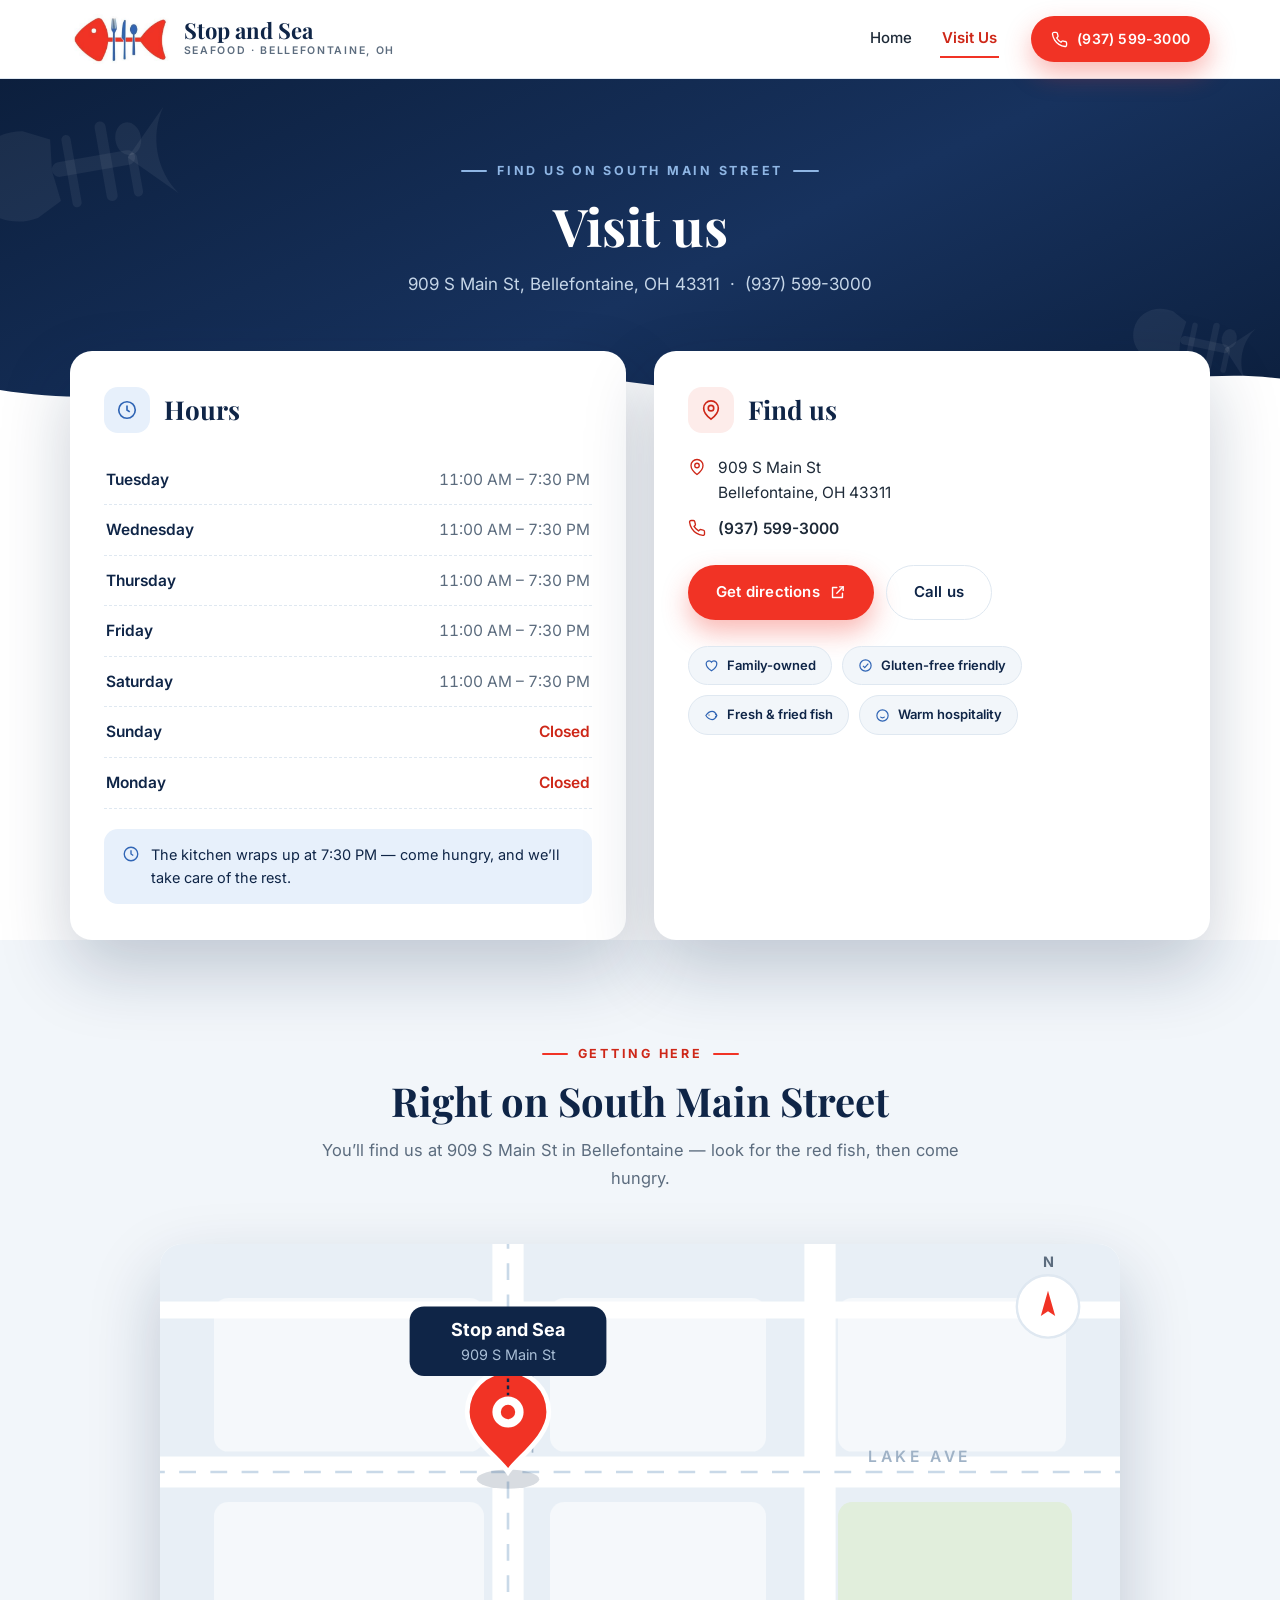
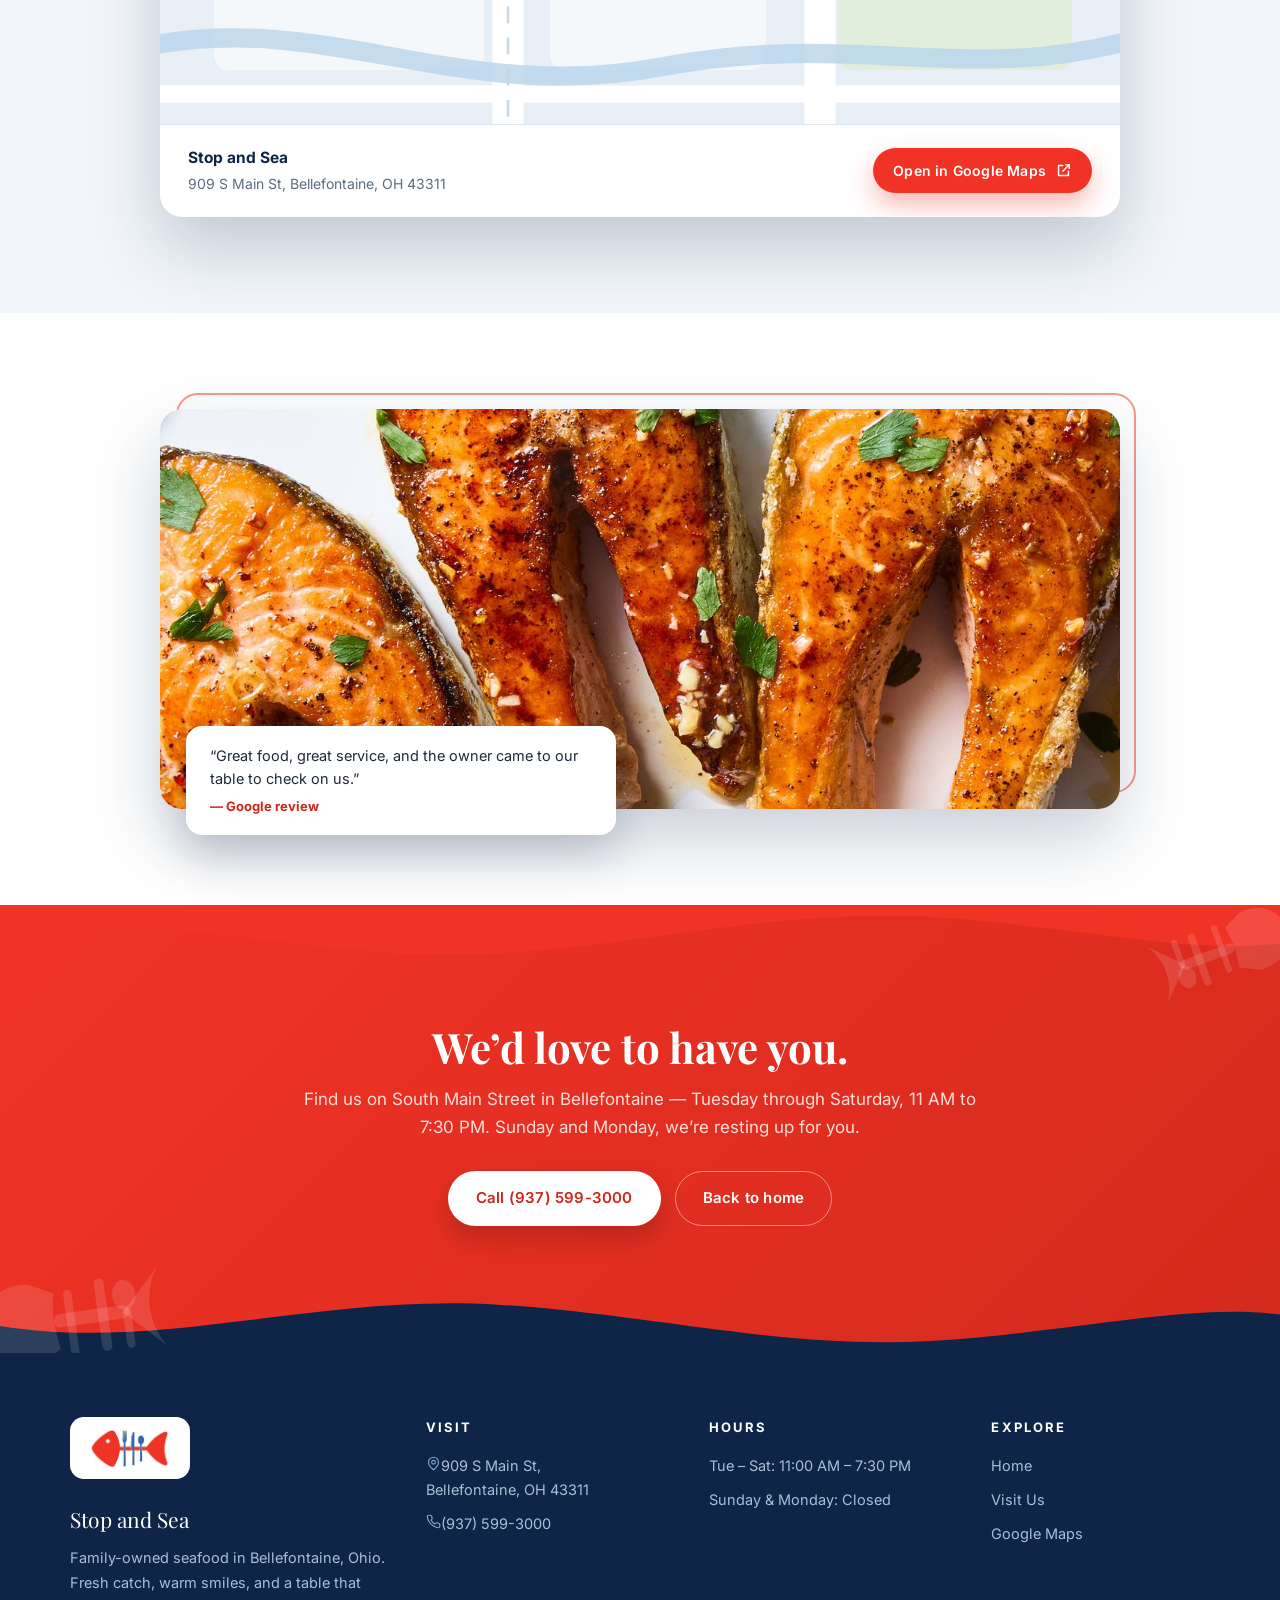
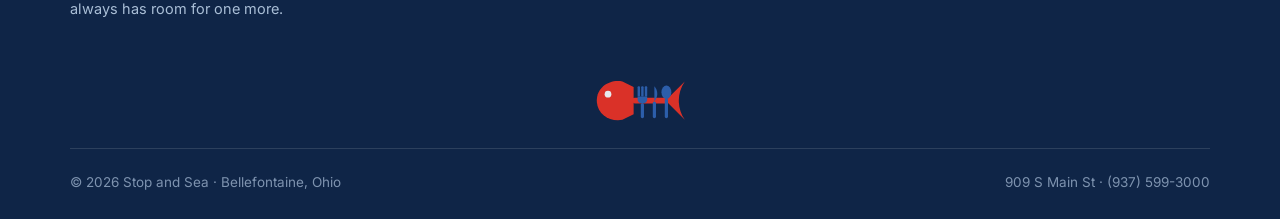
<file: visit.html>
<!DOCTYPE html>
<html lang="en">
<head>
<meta charset="UTF-8">
<meta name="viewport" content="width=device-width, initial-scale=1.0">
<title>Visit Us · Stop and Sea · Bellefontaine, Ohio</title>
<meta name="description" content="Find Stop and Sea at 909 S Main St, Bellefontaine, OH 43311. Open Tuesday through Saturday, 11 AM – 7:30 PM. Call (937) 599-3000.">
<link rel="preconnect" href="https://fonts.googleapis.com">
<link rel="preconnect" href="https://fonts.gstatic.com" crossorigin>
<link href="https://fonts.googleapis.com/css2?family=Playfair+Display:ital,wght@0,600;0,700;1,700&family=Inter:wght@400;500;600;700&display=swap" rel="stylesheet">
<link rel="stylesheet" href="styles.css">
<link rel="icon" type="image/svg+xml" href='data:image/svg+xml,<svg xmlns="http://www.w3.org/2000/svg" viewBox="0 0 120 64"><path d="M6 32C6 15 22 5 38 8l14 7v34L38 56C22 59 6 49 6 32Z" fill="%23F13325"/><circle cx="20" cy="24" r="4.2" fill="white"/><path d="M92 32 116 8c-10 14-10 34 0 48Z" fill="%23F13325"/><rect x="50" y="28.5" width="46" height="7" rx="3.5" fill="%23F13325"/><g fill="%233065B5"><rect x="57" y="14" width="3" height="13" rx="1.2"/><rect x="61.5" y="14" width="3" height="13" rx="1.2"/><rect x="66" y="14" width="3" height="13" rx="1.2"/><path d="M57 27h12v3.5c0 3-2.2 4.5-4.5 4.5h-3c-2.3 0-4.5-1.5-4.5-4.5Z"/><rect x="61" y="35" width="4" height="19" rx="2"/><path d="M78 14c4.8 5.5 4.8 13 0 19Z"/><rect x="76" y="33" width="4" height="21" rx="2"/><ellipse cx="93" cy="21.5" rx="6.2" ry="8.5"/><rect x="91" y="29" width="4" height="25" rx="2"/></g></svg>'>
<script type="application/ld+json">
{
  "@context": "https://schema.org",
  "@type": "Restaurant",
  "name": "Stop and Sea",
  "servesCuisine": "Seafood",
  "telephone": "+1-937-599-3000",
  "address": {"@type": "PostalAddress", "streetAddress": "909 S Main St", "addressLocality": "Bellefontaine", "addressRegion": "OH", "postalCode": "43311", "addressCountry": "US"},
  "aggregateRating": {"@type": "AggregateRating", "ratingValue": "4.9", "reviewCount": "200"},
  "openingHoursSpecification": [{"@type": "OpeningHoursSpecification", "dayOfWeek": ["Tuesday", "Wednesday", "Thursday", "Friday", "Saturday"], "opens": "11:00", "closes": "19:30"}]
}
</script>
</head>
<body>

<!-- ================= HEADER ================= -->
<header class="site-header">
  <div class="container header-inner">
    <a class="brand" href="index.html" aria-label="Stop and Sea — home">
      <img src="[data-uri]" alt="Stop and Sea logo — a red fish with a fork, knife and spoon as the fishbone">
      <span class="brand-text">
        <span class="brand-name">Stop and Sea</span>
        <span class="brand-tag">Seafood · Bellefontaine, OH</span>
      </span>
    </a>
    <nav class="nav" aria-label="Main navigation">
      <a class="nav-link" href="index.html">Home</a>
      <a class="nav-link active" href="visit.html" aria-current="page">Visit Us</a>
      <a class="btn btn-red btn-sm" href="tel:+19375993000">
        <svg viewBox="0 0 24 24" fill="none" stroke="currentColor" stroke-width="1.9" stroke-linecap="round" stroke-linejoin="round" aria-hidden="true"><path d="M22 16.9v3a2 2 0 0 1-2.2 2 19.8 19.8 0 0 1-8.6-3.1 19.5 19.5 0 0 1-6-6A19.8 19.8 0 0 1 2.1 4.2 2 2 0 0 1 4.1 2h3a2 2 0 0 1 2 1.7c.13.96.36 1.9.7 2.8a2 2 0 0 1-.45 2.1L8.1 9.9a16 16 0 0 0 6 6l1.3-1.3a2 2 0 0 1 2.1-.45c.9.34 1.84.57 2.8.7A2 2 0 0 1 22 16.9z"/></svg>
        <span class="btn-label">(937) 599-3000</span>
      </a>
    </nav>
  </div>
</header>

<!-- ================= PAGE BANNER ================= -->
<section class="page-banner">
  <svg class="fish-faint f1" viewBox="0 0 120 64" aria-hidden="true"><path d="M6 32C6 15 22 5 38 8l14 7-2 17 2 17L38 56C22 59 6 49 6 32Z"/><path d="M92 32 116 8c-10 14-10 34 0 48Z"/><rect x="50" y="28" width="46" height="8" rx="4"/><rect x="58" y="14" width="5" height="40" rx="2.5"/><rect x="77" y="10" width="6" height="44" rx="3"/><ellipse cx="94" cy="22" rx="7" ry="9"/><rect x="92" y="30" width="5" height="24" rx="2.5"/></svg>
  <svg class="fish-faint f2" viewBox="0 0 120 64" aria-hidden="true"><path d="M6 32C6 15 22 5 38 8l14 7-2 17 2 17L38 56C22 59 6 49 6 32Z"/><path d="M92 32 116 8c-10 14-10 34 0 48Z"/><rect x="50" y="28" width="46" height="8" rx="4"/><rect x="58" y="14" width="5" height="40" rx="2.5"/><rect x="77" y="10" width="6" height="44" rx="3"/><ellipse cx="94" cy="22" rx="7" ry="9"/><rect x="92" y="30" width="5" height="24" rx="2.5"/></svg>
  <div class="container">
    <span class="eyebrow">Find us on South Main Street</span>
    <h1>Visit us</h1>
    <p class="banner-sub">909 S Main St, Bellefontaine, OH 43311 &nbsp;·&nbsp; (937) 599-3000</p>
  </div>
  <div class="wave wave-tight" aria-hidden="true">
    <svg viewBox="0 0 1440 90" preserveAspectRatio="none"><path fill="#ffffff" d="M0,56 C180,88 360,16 560,30 C760,44 900,92 1100,70 C1250,54 1350,30 1440,42 L1440,90 L0,90 Z"/></svg>
  </div>
</section>

<!-- ================= HOURS + FIND US ================= -->
<section>
  <div class="container visit-cards">
    <article class="vcard">
      <div class="vcard-head">
        <span class="vico vico-blue"><svg viewBox="0 0 24 24" aria-hidden="true"><circle cx="12" cy="12" r="9"/><path d="M12 7v5l3 2"/></svg></span>
        <h2>Hours</h2>
      </div>
      <div class="hours-row"><span class="day">Tuesday</span><span class="time">11:00 AM – 7:30 PM</span></div>
      <div class="hours-row"><span class="day">Wednesday</span><span class="time">11:00 AM – 7:30 PM</span></div>
      <div class="hours-row"><span class="day">Thursday</span><span class="time">11:00 AM – 7:30 PM</span></div>
      <div class="hours-row"><span class="day">Friday</span><span class="time">11:00 AM – 7:30 PM</span></div>
      <div class="hours-row"><span class="day">Saturday</span><span class="time">11:00 AM – 7:30 PM</span></div>
      <div class="hours-row closed"><span class="day">Sunday</span><span class="time">Closed</span></div>
      <div class="hours-row closed"><span class="day">Monday</span><span class="time">Closed</span></div>
      <div class="hours-note">
        <svg viewBox="0 0 24 24" aria-hidden="true"><circle cx="12" cy="12" r="9"/><path d="M12 7v5l3 2"/></svg>
        <span>The kitchen wraps up at 7:30 PM — come hungry, and we&rsquo;ll take care of the rest.</span>
      </div>
    </article>
    <article class="vcard">
      <div class="vcard-head">
        <span class="vico vico-red"><svg viewBox="0 0 24 24" aria-hidden="true"><path d="M20 10c0 6-8 12-8 12S4 16 4 10a8 8 0 1 1 16 0z"/><circle cx="12" cy="10" r="3"/></svg></span>
        <h2>Find us</h2>
      </div>
      <div class="addr-line">
        <svg viewBox="0 0 24 24" aria-hidden="true"><path d="M20 10c0 6-8 12-8 12S4 16 4 10a8 8 0 1 1 16 0z"/><circle cx="12" cy="10" r="3"/></svg>
        <span>909 S Main St<br>Bellefontaine, OH 43311</span>
      </div>
      <div class="addr-line">
        <svg viewBox="0 0 24 24" aria-hidden="true"><path d="M22 16.9v3a2 2 0 0 1-2.2 2 19.8 19.8 0 0 1-8.6-3.1 19.5 19.5 0 0 1-6-6A19.8 19.8 0 0 1 2.1 4.2 2 2 0 0 1 4.1 2h3a2 2 0 0 1 2 1.7c.13.96.36 1.9.7 2.8a2 2 0 0 1-.45 2.1L8.1 9.9a16 16 0 0 0 6 6l1.3-1.3a2 2 0 0 1 2.1-.45c.9.34 1.84.57 2.8.7A2 2 0 0 1 22 16.9z"/></svg>
        <a href="tel:+19375993000">(937) 599-3000</a>
      </div>
      <div class="visit-ctas">
        <a class="btn btn-red" href="https://maps.app.goo.gl/5JxD3UYwAwFSDEKD8" target="_blank" rel="noopener">Get directions
          <svg viewBox="0 0 24 24" fill="none" stroke="currentColor" stroke-width="2" stroke-linecap="round" stroke-linejoin="round" aria-hidden="true"><path d="M15 4h5v5"/><path d="M20 4l-9 9"/><path d="M19 13v6H5V5h6"/></svg>
        </a>
        <a class="btn btn-ghost-navy" href="tel:+19375993000">Call us</a>
      </div>
      <div class="chips">
        <span class="chip"><svg viewBox="0 0 24 24" aria-hidden="true"><path d="M12 20.5S3.5 15.2 3.5 9.3C3.5 6.4 5.8 4.5 8.2 4.5c1.6 0 3 .8 3.8 2 .8-1.2 2.2-2 3.8-2 2.4 0 4.7 1.9 4.7 4.8 0 5.9-8.5 11.2-8.5 11.2z"/></svg>Family-owned</span>
        <span class="chip"><svg viewBox="0 0 24 24" aria-hidden="true"><circle cx="12" cy="12" r="9"/><path d="M8 12.5l2.8 2.8L16.5 9"/></svg>Gluten-free friendly</span>
        <span class="chip"><svg viewBox="0 0 24 24" aria-hidden="true"><path d="M3 12c3-4.5 6.8-6.5 10-6.5 3.1 0 5.7 2.4 7.5 6.5-1.8 4.1-4.4 6.5-7.5 6.5-3.2 0-7-2-10-6.5z"/><path d="M20.5 12l-2.6-3M20.5 12l-2.6 3"/><circle cx="8" cy="11.2" r="0.9" fill="currentColor" stroke="none"/></svg>Fresh &amp; fried fish</span>
        <span class="chip"><svg viewBox="0 0 24 24" aria-hidden="true"><circle cx="12" cy="12" r="9"/><path d="M8.5 14a4.5 4.5 0 0 0 7 0"/><path d="M9 9.5h.01M15 9.5h.01"/></svg>Warm hospitality</span>
      </div>
    </article>
  </div>
</section>

<!-- ================= MAP ================= -->
<section class="section map-section">
  <div class="container">
    <div class="section-head">
      <span class="eyebrow">Getting here</span>
      <h2>Right on South Main Street</h2>
      <p>You&rsquo;ll find us at 909 S Main St in Bellefontaine — look for the red fish, then come hungry.</p>
    </div>
    <div class="map-card">
      <svg class="map" viewBox="0 0 800 400" role="img" aria-label="Stylized map showing Stop and Sea at 909 S Main Street, Bellefontaine, Ohio">
        <rect width="800" height="400" fill="#E8EFF6"/>
        <rect x="565" y="215" width="195" height="140" rx="12" fill="#E1EEDC"/>
        <rect x="45" y="45" width="225" height="128" rx="12" fill="#F5F8FB"/>
        <rect x="45" y="215" width="225" height="140" rx="12" fill="#F5F8FB"/>
        <rect x="325" y="45" width="180" height="128" rx="12" fill="#F5F8FB"/>
        <rect x="565" y="45" width="190" height="128" rx="12" fill="#F5F8FB"/>
        <rect x="325" y="215" width="180" height="140" rx="12" fill="#F5F8FB"/>
        <g stroke="#FFFFFF" stroke-width="26" fill="none" stroke-linecap="round">
          <path d="M290 -10 V410"/>
          <path d="M550 -10 V410"/>
          <path d="M-10 190 H810"/>
        </g>
        <g stroke="#FFFFFF" stroke-width="14" fill="none" stroke-linecap="round">
          <path d="M-10 55 H810"/>
          <path d="M-10 375 H810"/>
        </g>
        <g stroke="#C9D9E8" stroke-width="2.2" fill="none" stroke-dasharray="14 12">
          <path d="M290 -10 V410"/>
          <path d="M-10 190 H810"/>
        </g>
        <path d="M-10 335 C140 305 250 385 420 352 C580 322 670 368 810 330" stroke="#BCD7EC" stroke-width="16" fill="none" opacity="0.85"/>
        <g font-family="Inter, -apple-system, sans-serif" fill="#9FB2C6" font-weight="600">
          <text transform="translate(302 84) rotate(90)" font-size="13" letter-spacing="3">S MAIN ST</text>
          <text x="590" y="182" font-size="13" letter-spacing="3">LAKE AVE</text>
        </g>
        <g class="pin-bob">
          <ellipse cx="290" cy="196" rx="26" ry="8" fill="#0F2547" opacity="0.16"/>
          <path d="M290 190 C282 178 256 161 256 140 A34 34 0 1 1 324 140 C324 161 298 178 290 190 Z" fill="#F13325" stroke="#FFFFFF" stroke-width="4"/>
          <circle cx="290" cy="140" r="13" fill="#FFFFFF"/>
          <circle cx="290" cy="140" r="6" fill="#F13325"/>
        </g>
        <line x1="290" y1="112" x2="290" y2="126" stroke="#0F2547" stroke-width="2" stroke-dasharray="3 3"/>
        <g>
          <rect x="208" y="52" width="164" height="58" rx="12" fill="#0F2547"/>
          <text x="290" y="77" text-anchor="middle" font-family="Inter, -apple-system, sans-serif" font-size="15" font-weight="700" fill="#FFFFFF">Stop and Sea</text>
          <text x="290" y="97" text-anchor="middle" font-family="Inter, -apple-system, sans-serif" font-size="12" fill="#A9BED6">909 S Main St</text>
        </g>
        <g transform="translate(740 52)">
          <circle r="26" fill="#FFFFFF" stroke="#DFE8F1" stroke-width="2"/>
          <path d="M0 -13 L6 8 L0 4 L-6 8 Z" fill="#F13325"/>
          <text y="-33" text-anchor="middle" font-family="Inter, -apple-system, sans-serif" font-size="12" font-weight="700" fill="#5C6C7E">N</text>
        </g>
      </svg>
      <div class="map-bar">
        <div class="map-addr">
          <b>Stop and Sea</b>
          <span>909 S Main St, Bellefontaine, OH 43311</span>
        </div>
        <a class="btn btn-red btn-sm" href="https://maps.app.goo.gl/5JxD3UYwAwFSDEKD8" target="_blank" rel="noopener">Open in Google Maps
          <svg viewBox="0 0 24 24" fill="none" stroke="currentColor" stroke-width="2" stroke-linecap="round" stroke-linejoin="round" aria-hidden="true"><path d="M15 4h5v5"/><path d="M20 4l-9 9"/><path d="M19 13v6H5V5h6"/></svg>
        </a>
      </div>
    </div>
  </div>
</section>

<!-- ================= PHOTO + QUOTE ================= -->
<section class="section">
  <div class="container">
    <div class="visit-photo-wrap">
      <img src="[data-uri]" alt="Golden seared seafood plated with fresh herbs at Stop and Sea" width="1280" height="545">
      <div class="visit-quote">
        &ldquo;Great food, great service, and the owner came to our table to check on us.&rdquo;
        <b>— Google review</b>
      </div>
    </div>
  </div>
</section>

<!-- ================= CTA BAND ================= -->
<section class="cta">
  <div class="wave wave-flip wave-tight-top" aria-hidden="true">
    <svg viewBox="0 0 1440 90" preserveAspectRatio="none"><path fill="#F13325" d="M0,56 C180,88 360,16 560,30 C760,44 900,92 1100,70 C1250,54 1350,30 1440,42 L1440,90 L0,90 Z"/></svg>
  </div>
  <svg class="fish-faint cf1" viewBox="0 0 120 64" aria-hidden="true"><path d="M6 32C6 15 22 5 38 8l14 7-2 17 2 17L38 56C22 59 6 49 6 32Z"/><path d="M92 32 116 8c-10 14-10 34 0 48Z"/><rect x="50" y="28" width="46" height="8" rx="4"/><rect x="58" y="14" width="5" height="40" rx="2.5"/><rect x="77" y="10" width="6" height="44" rx="3"/><ellipse cx="94" cy="22" rx="7" ry="9"/><rect x="92" y="30" width="5" height="24" rx="2.5"/></svg>
  <svg class="fish-faint cf2" viewBox="0 0 120 64" aria-hidden="true"><path d="M6 32C6 15 22 5 38 8l14 7-2 17 2 17L38 56C22 59 6 49 6 32Z"/><path d="M92 32 116 8c-10 14-10 34 0 48Z"/><rect x="50" y="28" width="46" height="8" rx="4"/><rect x="58" y="14" width="5" height="40" rx="2.5"/><rect x="77" y="10" width="6" height="44" rx="3"/><ellipse cx="94" cy="22" rx="7" ry="9"/><rect x="92" y="30" width="5" height="24" rx="2.5"/></svg>
  <div class="container cta-inner">
    <h2>We&rsquo;d love to have you.</h2>
    <p>Find us on South Main Street in Bellefontaine — Tuesday through Saturday, 11 AM to 7:30 PM. Sunday and Monday, we&rsquo;re resting up for you.</p>
    <div class="cta-btns">
      <a class="btn btn-white" href="tel:+19375993000">Call (937) 599-3000</a>
      <a class="btn btn-ghost-light" href="index.html">Back to home</a>
    </div>
  </div>
  <div class="wave wave-tight" aria-hidden="true">
    <svg viewBox="0 0 1440 90" preserveAspectRatio="none"><path fill="#0F2547" d="M0,56 C180,88 360,16 560,30 C760,44 900,92 1100,70 C1250,54 1350,30 1440,42 L1440,90 L0,90 Z"/></svg>
  </div>
</section>

<!-- ================= FOOTER ================= -->
<footer class="site-footer">
  <div class="container footer-main">
    <div>
      <span class="footer-logo"><img src="[data-uri]" alt="Stop and Sea logo"></span>
      <div class="footer-name">Stop and Sea</div>
      <p>Family-owned seafood in Bellefontaine, Ohio. Fresh catch, warm smiles, and a table that always has room for one more.</p>
    </div>
    <div>
      <div class="footer-h">Visit</div>
      <ul class="footer-list">
        <li><span class="fl-ico"><svg viewBox="0 0 24 24" aria-hidden="true"><path d="M20 10c0 6-8 12-8 12S4 16 4 10a8 8 0 1 1 16 0z"/><circle cx="12" cy="10" r="3"/></svg></span>909 S Main St,<br>Bellefontaine, OH 43311</li>
        <li><span class="fl-ico"><svg viewBox="0 0 24 24" aria-hidden="true"><path d="M22 16.9v3a2 2 0 0 1-2.2 2 19.8 19.8 0 0 1-8.6-3.1 19.5 19.5 0 0 1-6-6A19.8 19.8 0 0 1 2.1 4.2 2 2 0 0 1 4.1 2h3a2 2 0 0 1 2 1.7c.13.96.36 1.9.7 2.8a2 2 0 0 1-.45 2.1L8.1 9.9a16 16 0 0 0 6 6l1.3-1.3a2 2 0 0 1 2.1-.45c.9.34 1.84.57 2.8.7A2 2 0 0 1 22 16.9z"/></svg></span><a href="tel:+19375993000">(937) 599-3000</a></li>
      </ul>
    </div>
    <div>
      <div class="footer-h">Hours</div>
      <ul class="footer-list">
        <li>Tue – Sat: 11:00 AM – 7:30 PM</li>
        <li>Sunday &amp; Monday: Closed</li>
      </ul>
    </div>
    <div>
      <div class="footer-h">Explore</div>
      <ul class="footer-list">
        <li><a href="index.html">Home</a></li>
        <li><a href="visit.html">Visit Us</a></li>
        <li><a href="https://maps.app.goo.gl/5JxD3UYwAwFSDEKD8" target="_blank" rel="noopener">Google Maps</a></li>
      </ul>
    </div>
  </div>
  <div class="footer-ornament" aria-hidden="true">
    <svg class="fishmark" viewBox="0 0 120 64"><path d="M6 32C6 15 22 5 38 8l14 7v34L38 56C22 59 6 49 6 32Z" fill="#F13325"/><circle cx="20" cy="24" r="4.2" fill="#fff"/><path d="M92 32 116 8c-10 14-10 34 0 48Z" fill="#F13325"/><rect x="50" y="28.5" width="46" height="7" rx="3.5" fill="#F13325"/><g fill="#3065B5"><rect x="57" y="14" width="3" height="13" rx="1.2"/><rect x="61.5" y="14" width="3" height="13" rx="1.2"/><rect x="66" y="14" width="3" height="13" rx="1.2"/><path d="M57 27h12v3.5c0 3-2.2 4.5-4.5 4.5h-3c-2.3 0-4.5-1.5-4.5-4.5Z"/><rect x="61" y="35" width="4" height="19" rx="2"/><path d="M78 14c4.8 5.5 4.8 13 0 19Z"/><rect x="76" y="33" width="4" height="21" rx="2"/><ellipse cx="93" cy="21.5" rx="6.2" ry="8.5"/><rect x="91" y="29" width="4" height="25" rx="2"/></g></svg>
  </div>
  <div class="container footer-bottom">
    <span>&copy; 2026 Stop and Sea · Bellefontaine, Ohio</span>
    <span>909 S Main St · (937) 599-3000</span>
  </div>
</footer>

</body>
</html>
</file>
<file: styles.css>
/* ==========================================================================
   Stop and Sea — Family-Owned Seafood · Bellefontaine, Ohio
   Shared stylesheet for index.html & visit.html
   Palette: logo red #F13325 · logo blue #3065B5 · deep-sea navy
   ========================================================================== */

:root {
  --red: #F13325;
  --red-deep: #CE2718;
  --red-soft: #FDECEA;
  --blue: #3065B5;
  --blue-soft: #E7F0FB;
  --navy: #0F2547;
  --navy-2: #17325E;
  --ink: #1E2A38;
  --muted: #5C6C7E;
  --alt: #F2F6FA;
  --line: #DFE8F1;
  --gold: #F5A623;
  --shadow: 0 14px 34px rgba(15, 37, 71, 0.10);
  --shadow-lg: 0 30px 70px rgba(15, 37, 71, 0.22);
  --radius: 22px;
  --font-head: 'Playfair Display', Georgia, 'Times New Roman', serif;
  --font-body: 'Inter', -apple-system, BlinkMacSystemFont, 'Segoe UI', Roboto, Helvetica, Arial, sans-serif;
}

* { margin: 0; padding: 0; box-sizing: border-box; }

html { scroll-behavior: smooth; }

body {
  font-family: var(--font-body);
  color: var(--ink);
  background: #fff;
  line-height: 1.65;
  -webkit-font-smoothing: antialiased;
  text-rendering: optimizeLegibility;
}

img { max-width: 100%; display: block; }

::selection { background: var(--red); color: #fff; }

:focus-visible { outline: 3px solid var(--blue); outline-offset: 3px; border-radius: 4px; }

.container { width: min(1140px, 92%); margin: 0 auto; }

/* --------------------------------------------------------------------------
   Type helpers
   -------------------------------------------------------------------------- */

.eyebrow {
  display: inline-flex;
  align-items: center;
  gap: 10px;
  font-size: 12.5px;
  font-weight: 700;
  letter-spacing: 0.22em;
  text-transform: uppercase;
  color: var(--red-deep);
}
.eyebrow::before {
  content: "";
  width: 26px;
  height: 2px;
  border-radius: 2px;
  background: var(--red);
}

h1, h2, h3 { font-family: var(--font-head); color: var(--navy); line-height: 1.12; }

.section { padding: 96px 0; }
.section-alt { background: var(--alt); }

.section-head { max-width: 660px; margin: 0 auto 52px; text-align: center; }
.section-head .eyebrow::after { content: ""; width: 26px; height: 2px; border-radius: 2px; background: var(--red); }
.section-head h2 { font-size: clamp(30px, 3.6vw, 40px); margin: 14px 0 14px; }
.section-head p { color: var(--muted); font-size: 16.5px; }

/* --------------------------------------------------------------------------
   Buttons
   -------------------------------------------------------------------------- */

.btn {
  display: inline-flex;
  align-items: center;
  justify-content: center;
  gap: 9px;
  padding: 14px 27px;
  border-radius: 999px;
  font-weight: 600;
  font-size: 15px;
  letter-spacing: 0.2px;
  text-decoration: none;
  transition: transform 0.22s ease, box-shadow 0.22s ease, background 0.22s ease, border-color 0.22s ease, color 0.22s ease;
  cursor: pointer;
  border: 1.5px solid transparent;
}
.btn svg { width: 17px; height: 17px; flex: none; }

.btn-red { background: var(--red); color: #fff; box-shadow: 0 12px 26px rgba(241, 51, 37, 0.34); }
.btn-red:hover { background: var(--red-deep); transform: translateY(-2px); box-shadow: 0 16px 30px rgba(241, 51, 37, 0.4); }

.btn-white { background: #fff; color: var(--red-deep); box-shadow: 0 12px 26px rgba(0, 0, 0, 0.18); }
.btn-white:hover { transform: translateY(-2px); }

.btn-ghost-light { border-color: rgba(255, 255, 255, 0.45); color: #fff; }
.btn-ghost-light:hover { background: rgba(255, 255, 255, 0.12); transform: translateY(-2px); }

.btn-ghost-navy { border-color: var(--line); color: var(--navy); }
.btn-ghost-navy:hover { border-color: var(--blue); color: var(--blue); transform: translateY(-2px); }

.btn-sm { padding: 10px 19px; font-size: 14px; }

/* --------------------------------------------------------------------------
   Header
   -------------------------------------------------------------------------- */

.site-header {
  position: sticky;
  top: 0;
  z-index: 50;
  background: rgba(255, 255, 255, 0.94);
  backdrop-filter: blur(10px);
  -webkit-backdrop-filter: blur(10px);
  border-bottom: 1px solid var(--line);
}
.header-inner { display: flex; align-items: center; justify-content: space-between; gap: 18px; min-height: 78px; }

.brand { display: flex; align-items: center; gap: 13px; text-decoration: none; }
.brand img { height: 50px; width: auto; }
.brand-text { display: flex; flex-direction: column; }
.brand-name { font-family: var(--font-head); font-weight: 700; font-size: 22px; color: var(--navy); line-height: 1.1; }
.brand-tag { font-size: 10.5px; font-weight: 600; letter-spacing: 0.16em; text-transform: uppercase; color: var(--muted); }

.nav { display: flex; align-items: center; gap: 26px; }
.nav a.nav-link {
  font-size: 15px;
  font-weight: 500;
  color: var(--ink);
  text-decoration: none;
  padding: 6px 2px;
  border-bottom: 2px solid transparent;
  transition: color 0.2s ease, border-color 0.2s ease;
}
.nav a.nav-link:hover { color: var(--red-deep); }
.nav a.nav-link.active { color: var(--red-deep); border-color: var(--red); font-weight: 600; }
.nav .btn { margin-left: 6px; }

/* --------------------------------------------------------------------------
   Hero (home)
   -------------------------------------------------------------------------- */

.hero {
  position: relative;
  overflow: hidden;
  color: #fff;
  background: linear-gradient(155deg, #0C1F3D 0%, var(--navy-2) 52%, #0C1F3D 100%);
}
.hero-inner {
  display: grid;
  grid-template-columns: 1.04fr 0.96fr;
  gap: 58px;
  align-items: center;
  padding: 84px 0 128px;
}

.hero-copy .eyebrow { color: #8FB6E4; }
.hero-copy .eyebrow::before { background: #8FB6E4; }
.hero h1 {
  color: #fff;
  font-size: clamp(40px, 5vw, 58px);
  font-weight: 700;
  margin: 18px 0 20px;
  letter-spacing: 0.2px;
}
.hero h1 em { font-style: italic; color: #FFC9A3; }
.hero .lede { color: #C6D6E8; font-size: 17.5px; line-height: 1.72; max-width: 54ch; }

.rating-row { display: flex; align-items: center; gap: 12px; margin: 26px 0 32px; flex-wrap: wrap; }
.stars { display: inline-flex; gap: 3px; }
.stars svg { width: 19px; height: 19px; fill: var(--gold); }
.rating-row strong { color: #fff; font-size: 16px; }
.rating-row span { color: #9DB4CF; font-size: 14.5px; }

.hero-ctas { display: flex; gap: 14px; flex-wrap: wrap; }

.hero-photo { position: relative; }
.hero-photo img {
  width: 100%;
  height: 560px;
  object-fit: cover;
  border-radius: 26px;
  box-shadow: var(--shadow-lg);
  position: relative;
  z-index: 2;
}
.hero-photo::after {
  content: "";
  position: absolute;
  inset: 0;
  transform: translate(18px, 18px);
  border: 2px solid rgba(241, 51, 37, 0.6);
  border-radius: 26px;
  z-index: 1;
}
.hero-badge {
  position: absolute;
  z-index: 3;
  right: -14px;
  bottom: 36px;
  display: flex;
  align-items: center;
  gap: 13px;
  background: #fff;
  color: var(--navy);
  border-radius: 16px;
  padding: 13px 20px 13px 14px;
  box-shadow: 0 18px 44px rgba(0, 0, 0, 0.32);
  animation: floaty 5.5s ease-in-out infinite alternate;
}
.hero-badge .badge-star {
  width: 40px; height: 40px;
  border-radius: 12px;
  background: var(--red-soft);
  display: grid;
  place-items: center;
  flex: none;
}
.hero-badge .badge-star svg { width: 22px; height: 22px; fill: var(--gold); }
.hero-badge b { font-size: 17px; display: block; line-height: 1.25; }
.hero-badge span { font-size: 12.5px; color: var(--muted); }

@keyframes floaty {
  from { transform: translateY(0); }
  to   { transform: translateY(-10px); }
}

.hero .fish-faint { position: absolute; pointer-events: none; fill: rgba(255, 255, 255, 0.07); }
.hero .fish-faint.f1 { width: 230px; left: -46px; bottom: 70px; transform: rotate(-10deg); }
.hero .fish-faint.f2 { width: 120px; right: 30px; top: 46px; transform: rotate(14deg); fill: rgba(255, 255, 255, 0.05); }

/* --------------------------------------------------------------------------
   Wave dividers
   -------------------------------------------------------------------------- */

.wave { display: block; line-height: 0; }
.wave svg { display: block; width: 100%; height: 74px; }
.wave-flip { transform: scaleY(-1); }
.wave-tight { margin-bottom: -1px; }
.wave-tight-top { margin-top: -1px; }

/* --------------------------------------------------------------------------
   About (home)
   -------------------------------------------------------------------------- */

.about-grid { display: grid; grid-template-columns: 0.94fr 1.06fr; gap: 64px; align-items: center; }
.about-photo { position: relative; }
.about-photo img {
  width: 100%;
  height: 470px;
  object-fit: cover;
  border-radius: var(--radius);
  box-shadow: var(--shadow-lg);
  position: relative;
  z-index: 2;
}
.about-photo::after {
  content: "";
  position: absolute;
  inset: 0;
  transform: translate(-16px, 16px);
  border: 2px solid rgba(48, 101, 181, 0.4);
  border-radius: var(--radius);
  z-index: 1;
}
.about-photo .fishmark { position: absolute; z-index: 3; right: -6px; top: -26px; width: 108px; filter: drop-shadow(0 8px 16px rgba(15, 37, 71, 0.18)); }

.about-copy h2 { font-size: clamp(30px, 3.6vw, 40px); margin: 14px 0 18px; }
.about-copy p { color: var(--muted); font-size: 16.5px; margin-bottom: 16px; }

.check-list { list-style: none; margin: 26px 0 0; display: grid; gap: 14px; }
.check-list li { display: flex; align-items: flex-start; gap: 13px; font-weight: 600; color: var(--navy); font-size: 15.5px; }
.check-list .chk {
  width: 27px; height: 27px; flex: none;
  border-radius: 50%;
  background: var(--blue-soft);
  display: grid; place-items: center;
  margin-top: 1px;
}
.check-list .chk svg { width: 14px; height: 14px; stroke: var(--blue); stroke-width: 3; fill: none; }

/* --------------------------------------------------------------------------
   Kitchen photo cards (home)
   -------------------------------------------------------------------------- */

.kitchen-grid { display: grid; grid-template-columns: repeat(3, 1fr); gap: 26px; }
.kcard {
  background: #fff;
  border-radius: 20px;
  overflow: hidden;
  box-shadow: var(--shadow);
  transition: transform 0.28s ease, box-shadow 0.28s ease;
}
.kcard:hover { transform: translateY(-7px); box-shadow: 0 24px 50px rgba(15, 37, 71, 0.16); }
.kcard .kimg { height: 235px; overflow: hidden; }
.kcard .kimg img { width: 100%; height: 100%; object-fit: cover; transition: transform 0.5s ease; }
.kcard:hover .kimg img { transform: scale(1.05); }
.kcard-body { padding: 22px 24px 26px; }
.kcard-body h3 { font-size: 20.5px; margin-bottom: 7px; }
.kcard-body p { color: var(--muted); font-size: 14.5px; }

/* --------------------------------------------------------------------------
   Reviews (home)
   -------------------------------------------------------------------------- */

.reviews-grid { display: grid; grid-template-columns: 300px 1fr 1fr 1fr; gap: 22px; align-items: stretch; }

.rating-panel {
  background: linear-gradient(160deg, var(--navy) 0%, var(--navy-2) 100%);
  color: #fff;
  border-radius: var(--radius);
  padding: 34px 30px;
  display: flex;
  flex-direction: column;
  justify-content: center;
  gap: 10px;
  box-shadow: var(--shadow-lg);
  position: relative;
  overflow: hidden;
}
.rating-panel .fish-faint { position: absolute; right: -26px; bottom: -18px; width: 150px; fill: rgba(255, 255, 255, 0.07); }
.rating-panel .big-score { font-family: var(--font-head); font-size: 64px; font-weight: 700; line-height: 1; }
.rating-panel .stars svg { width: 21px; height: 21px; }
.rating-panel p { color: #A9BED6; font-size: 14px; }
.rating-panel a { color: #fff; font-weight: 600; font-size: 14px; text-decoration: none; display: inline-flex; align-items: center; gap: 7px; margin-top: 8px; border-bottom: 1.5px solid rgba(255, 255, 255, 0.35); padding-bottom: 3px; transition: border-color 0.2s ease; }
.rating-panel a:hover { border-color: #fff; }
.rating-panel a svg { width: 14px; height: 14px; }

.quote-card {
  background: #fff;
  border: 1px solid var(--line);
  border-radius: var(--radius);
  padding: 28px 26px;
  display: flex;
  flex-direction: column;
  gap: 14px;
  box-shadow: var(--shadow);
  transition: transform 0.28s ease, box-shadow 0.28s ease;
  position: relative;
}
.quote-card:hover { transform: translateY(-6px); box-shadow: 0 22px 46px rgba(15, 37, 71, 0.14); }
.quote-card .stars svg { width: 16px; height: 16px; }
.quote-card blockquote { font-size: 15px; line-height: 1.68; color: var(--ink); flex: 1; }
.quote-card cite { font-style: normal; font-size: 13.5px; color: var(--muted); font-weight: 600; }
.quote-card cite b { color: var(--navy); }
.quote-card::before {
  content: "\201C";
  position: absolute;
  top: 6px;
  right: 20px;
  font-family: var(--font-head);
  font-size: 74px;
  line-height: 1;
  color: var(--red-soft);
  pointer-events: none;
}

/* --------------------------------------------------------------------------
   CTA band
   -------------------------------------------------------------------------- */

.cta { background: linear-gradient(135deg, #F13325 0%, #D42A1E 100%); position: relative; overflow: hidden; }
.cta-inner { text-align: center; padding: 46px 0 54px; position: relative; z-index: 2; }
.cta h2 { color: #fff; font-size: clamp(30px, 3.8vw, 42px); margin-bottom: 14px; }
.cta p { color: #FFDDD8; font-size: 17px; max-width: 62ch; margin: 0 auto 30px; }
.cta-btns { display: flex; gap: 14px; justify-content: center; flex-wrap: wrap; }
.cta .fish-faint { position: absolute; fill: rgba(255, 255, 255, 0.12); pointer-events: none; }
.cta .fish-faint.cf1 { width: 200px; left: -30px; bottom: -20px; transform: rotate(-8deg); }
.cta .fish-faint.cf2 { width: 150px; right: -18px; top: 6px; transform: rotate(160deg); }

/* --------------------------------------------------------------------------
   Footer
   -------------------------------------------------------------------------- */

.site-footer { background: var(--navy); color: #A9BED6; }
.footer-main { display: grid; grid-template-columns: 1.3fr 1fr 1fr 0.9fr; gap: 40px; padding: 64px 0 48px; }

.site-footer .footer-logo {
  background: #fff;
  display: inline-block;
  padding: 10px 18px;
  border-radius: 14px;
  margin-bottom: 16px;
}
.site-footer .footer-logo img { height: 42px; width: auto; }
.site-footer .footer-name { font-family: var(--font-head); font-size: 21px; color: #fff; margin-bottom: 8px; }
.site-footer p { font-size: 14.5px; line-height: 1.75; }

.footer-h { color: #fff; font-family: var(--font-body); font-size: 13px; font-weight: 700; letter-spacing: 0.16em; text-transform: uppercase; margin-bottom: 16px; }
.footer-list { list-style: none; display: grid; gap: 10px; font-size: 14.5px; }
.footer-list a { color: #A9BED6; text-decoration: none; transition: color 0.2s ease; }
.footer-list a:hover { color: #fff; }
.footer-list .fl-ico { display: inline-flex; align-items: center; gap: 10px; }
.footer-list .fl-ico svg { width: 15px; height: 15px; stroke: #7FA5D4; fill: none; stroke-width: 1.8; flex: none; }

.footer-ornament { display: flex; justify-content: center; padding: 6px 0 22px; }
.footer-ornament .fishmark { width: 96px; opacity: 0.9; }

.footer-bottom {
  border-top: 1px solid rgba(255, 255, 255, 0.12);
  padding: 22px 0 26px;
  display: flex;
  justify-content: space-between;
  gap: 12px;
  flex-wrap: wrap;
  font-size: 13.5px;
  color: #7E93AF;
}

/* --------------------------------------------------------------------------
   Visit page — banner, cards, map
   -------------------------------------------------------------------------- */

.page-banner {
  background: linear-gradient(155deg, #0C1F3D 0%, var(--navy-2) 55%, #0C1F3D 100%);
  color: #fff;
  text-align: center;
  padding: 74px 0 0;
  position: relative;
  overflow: hidden;
}
.page-banner .container { padding-bottom: 46px; }
.page-banner .eyebrow { color: #8FB6E4; justify-content: center; }
.page-banner .eyebrow::before { background: #8FB6E4; }
.page-banner .eyebrow::after { content: ""; width: 26px; height: 2px; border-radius: 2px; background: #8FB6E4; }
.page-banner h1 { color: #fff; font-size: clamp(38px, 4.6vw, 52px); margin: 16px 0 14px; }
.page-banner .banner-sub { color: #C6D6E8; font-size: 17px; }
.page-banner .fish-faint { position: absolute; fill: rgba(255, 255, 255, 0.06); pointer-events: none; }
.page-banner .fish-faint.f1 { width: 220px; left: -40px; top: 30px; transform: rotate(-10deg); }
.page-banner .fish-faint.f2 { width: 130px; right: 24px; bottom: 40px; transform: rotate(12deg); }

.visit-cards {
  display: grid;
  grid-template-columns: 1fr 1fr;
  gap: 28px;
  transform: translateY(-66px);
  margin-bottom: -66px;
  position: relative;
  z-index: 5;
}
.vcard {
  background: #fff;
  border-radius: var(--radius);
  box-shadow: var(--shadow-lg);
  padding: 36px 34px;
}
.vcard-head { display: flex; align-items: center; gap: 14px; margin-bottom: 22px; }
.vcard-head .vico {
  width: 46px; height: 46px;
  border-radius: 14px;
  display: grid; place-items: center;
  flex: none;
}
.vcard-head .vico svg { width: 22px; height: 22px; }
.vico-blue { background: var(--blue-soft); }
.vico-blue svg { stroke: var(--blue); fill: none; stroke-width: 1.8; }
.vico-red { background: var(--red-soft); }
.vico-red svg { stroke: var(--red-deep); fill: none; stroke-width: 1.8; }
.vcard-head h2 { font-size: 26px; }

.hours-row { display: flex; justify-content: space-between; align-items: center; padding: 12px 2px; border-bottom: 1px dashed var(--line); font-size: 15.5px; }
.hours-row .day { font-weight: 600; color: var(--navy); }
.hours-row .time { color: var(--muted); font-variant-numeric: tabular-nums; }
.hours-row.closed .time { color: var(--red-deep); font-weight: 600; }
.hours-note {
  margin-top: 20px;
  background: var(--blue-soft);
  border-radius: 14px;
  padding: 14px 18px;
  font-size: 14.5px;
  color: var(--navy);
  display: flex;
  gap: 11px;
  align-items: flex-start;
}
.hours-note svg { width: 18px; height: 18px; stroke: var(--blue); fill: none; stroke-width: 1.8; flex: none; margin-top: 2px; }

.addr-line { display: flex; gap: 12px; align-items: flex-start; margin-bottom: 10px; font-size: 15.5px; color: var(--ink); }
.addr-line svg { width: 18px; height: 18px; stroke: var(--red-deep); fill: none; stroke-width: 1.8; flex: none; margin-top: 3px; }
.addr-line a { color: var(--ink); text-decoration: none; font-weight: 600; }
.addr-line a:hover { color: var(--red-deep); }

.visit-ctas { display: flex; gap: 12px; flex-wrap: wrap; margin: 24px 0 26px; }

.chips { display: flex; flex-wrap: wrap; gap: 10px; }
.chip {
  display: inline-flex;
  align-items: center;
  gap: 8px;
  border: 1px solid var(--line);
  background: var(--alt);
  border-radius: 999px;
  padding: 8px 15px;
  font-size: 13px;
  font-weight: 600;
  color: var(--navy);
}
.chip svg { width: 15px; height: 15px; stroke: var(--blue); fill: none; stroke-width: 1.9; }

.map-section { background: var(--alt); }
.map-card {
  background: #fff;
  border-radius: var(--radius);
  box-shadow: var(--shadow-lg);
  overflow: hidden;
  max-width: 960px;
  margin: 0 auto;
}
.map-card svg.map { display: block; width: 100%; height: auto; }
.map-bar {
  display: flex;
  align-items: center;
  justify-content: space-between;
  gap: 16px;
  flex-wrap: wrap;
  padding: 20px 28px;
  border-top: 1px solid var(--line);
}
.map-bar .map-addr b { color: var(--navy); font-size: 15.5px; display: block; }
.map-bar .map-addr span { color: var(--muted); font-size: 14px; }

.pin-bob { animation: bob 3.2s ease-in-out infinite alternate; }
@keyframes bob { from { transform: translateY(0); } to { transform: translateY(-7px); } }

.visit-photo-wrap { position: relative; max-width: 960px; margin: 0 auto; }
.visit-photo-wrap img {
  width: 100%;
  height: 400px;
  object-fit: cover;
  border-radius: var(--radius);
  box-shadow: var(--shadow-lg);
  position: relative;
  z-index: 2;
}
.visit-photo-wrap::after {
  content: "";
  position: absolute;
  inset: 0;
  transform: translate(16px, -16px);
  border: 2px solid rgba(241, 51, 37, 0.5);
  border-radius: var(--radius);
  z-index: 1;
}
.visit-quote {
  position: absolute;
  z-index: 3;
  left: 26px;
  bottom: -26px;
  background: #fff;
  border-radius: 16px;
  box-shadow: 0 20px 44px rgba(15, 37, 71, 0.2);
  padding: 18px 24px;
  max-width: 430px;
  font-size: 14.5px;
  color: var(--ink);
  line-height: 1.6;
}
.visit-quote b { display: block; margin-top: 6px; font-size: 13px; color: var(--red-deep); }

/* --------------------------------------------------------------------------
   Reusable fish mark (logo echo)
   -------------------------------------------------------------------------- */

.fishmark { display: block; }

/* --------------------------------------------------------------------------
   Responsive
   -------------------------------------------------------------------------- */

@media (max-width: 1020px) {
  .hero-inner { grid-template-columns: 1fr; gap: 46px; padding: 64px 0 110px; }
  .hero-photo img { height: 440px; }
  .hero-badge { right: 14px; }
  .about-grid { grid-template-columns: 1fr; gap: 52px; }
  .about-photo img { height: 400px; }
  .reviews-grid { grid-template-columns: 1fr 1fr; }
  .rating-panel { grid-column: 1 / -1; flex-direction: row; align-items: center; gap: 22px; flex-wrap: wrap; }
  .rating-panel p { flex-basis: 100%; margin: 0; }
  .kitchen-grid { grid-template-columns: 1fr 1fr; }
  .footer-main { grid-template-columns: 1fr 1fr; gap: 34px; }
  .visit-cards { grid-template-columns: 1fr; }
  .visit-photo-wrap img { height: 320px; }
}

@media (max-width: 680px) {
  .section { padding: 72px 0; }
  .header-inner { flex-wrap: wrap; padding: 12px 0; }
  .nav { gap: 16px; }
  .nav .btn span.btn-label { display: none; }
  .reviews-grid { grid-template-columns: 1fr; }
  .kitchen-grid { grid-template-columns: 1fr; }
  .hero-photo img { height: 340px; }
  .hero-photo::after, .about-photo::after { display: none; }
  .hero-badge { right: 8px; bottom: 18px; padding: 10px 14px; }
  .hero-badge b { font-size: 14.5px; }
  .cta-btns .btn { width: 100%; }
  .footer-main { grid-template-columns: 1fr; gap: 30px; padding: 48px 0 36px; }
  .footer-bottom { flex-direction: column; gap: 6px; }
  .visit-cards { padding: 0; }
  .vcard { padding: 28px 24px; }
  .visit-quote { position: static; margin: 18px auto 0; max-width: 100%; }
  .visit-photo-wrap { margin-bottom: 10px; }
  .visit-photo-wrap::after { display: none; }
  .wave svg { height: 46px; }
}

@media (prefers-reduced-motion: reduce) {
  * { animation: none !important; transition: none !important; }
  html { scroll-behavior: auto; }
}
</file>
